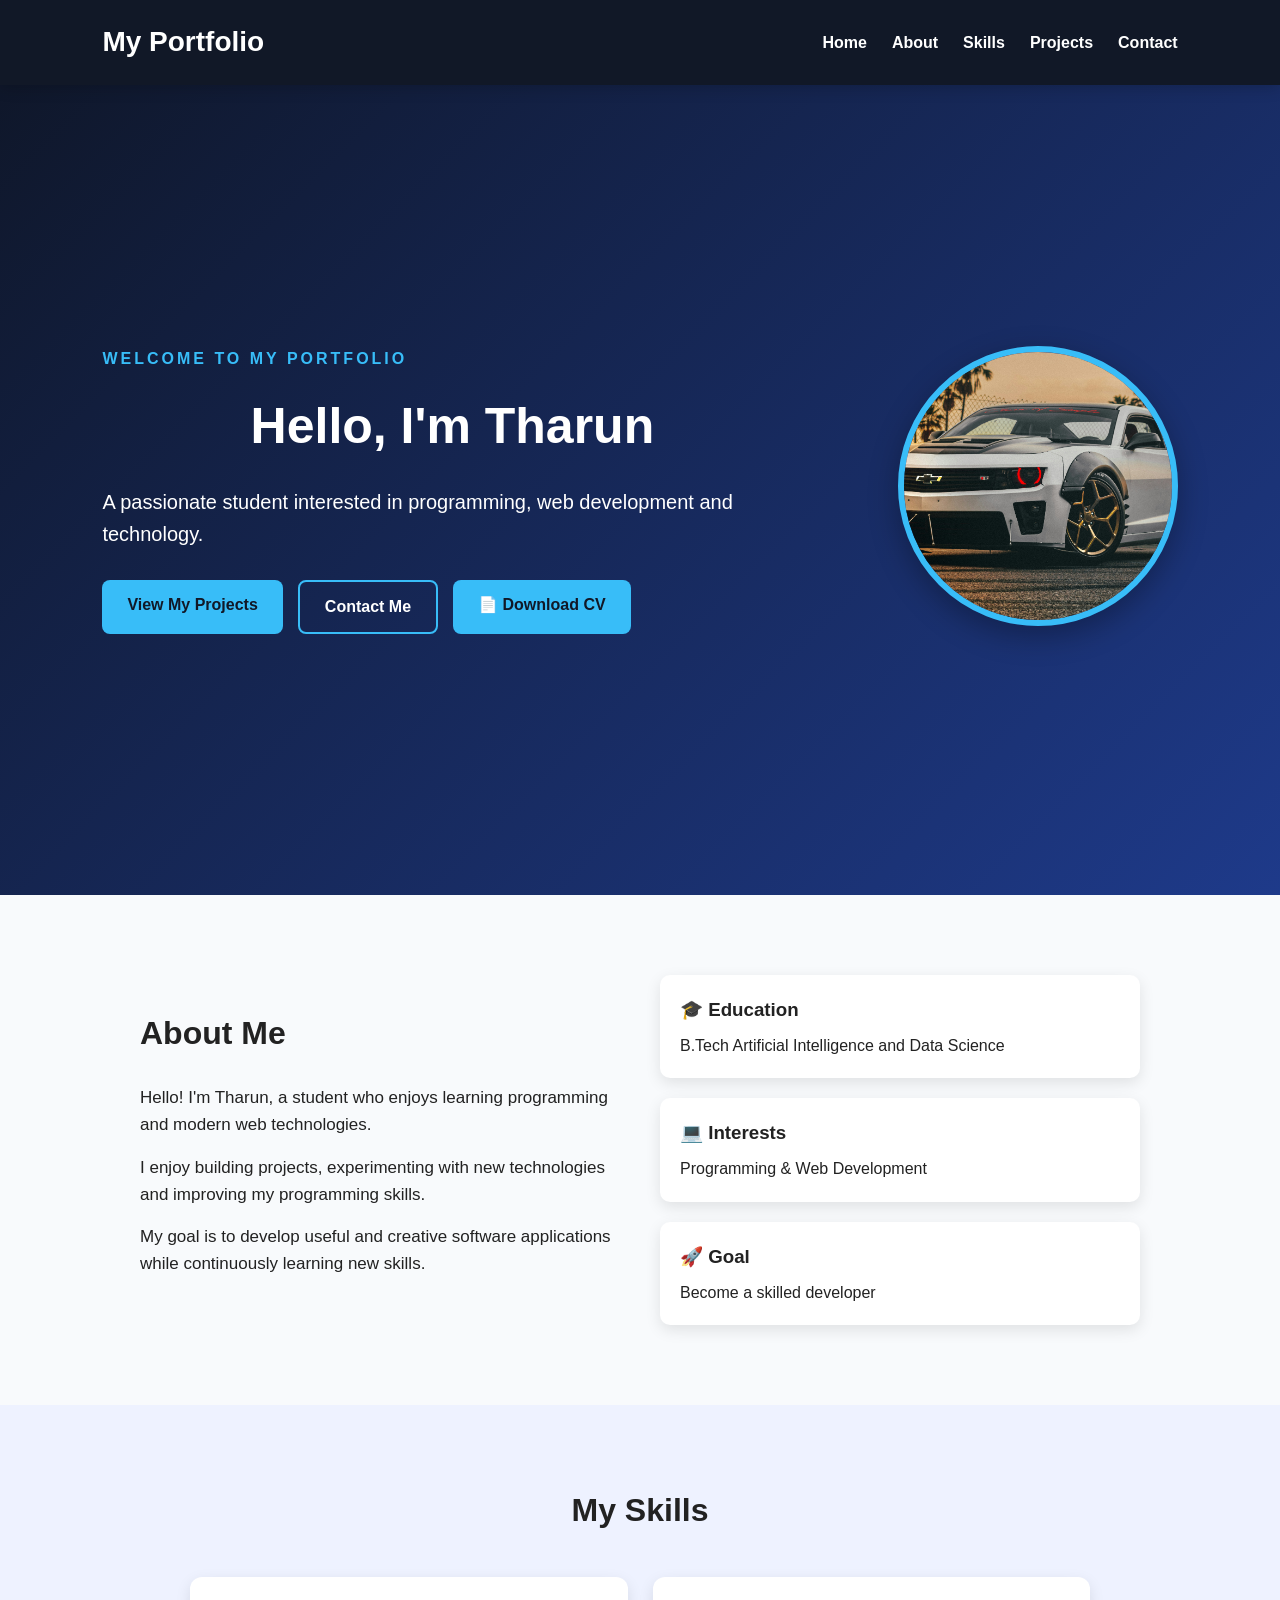
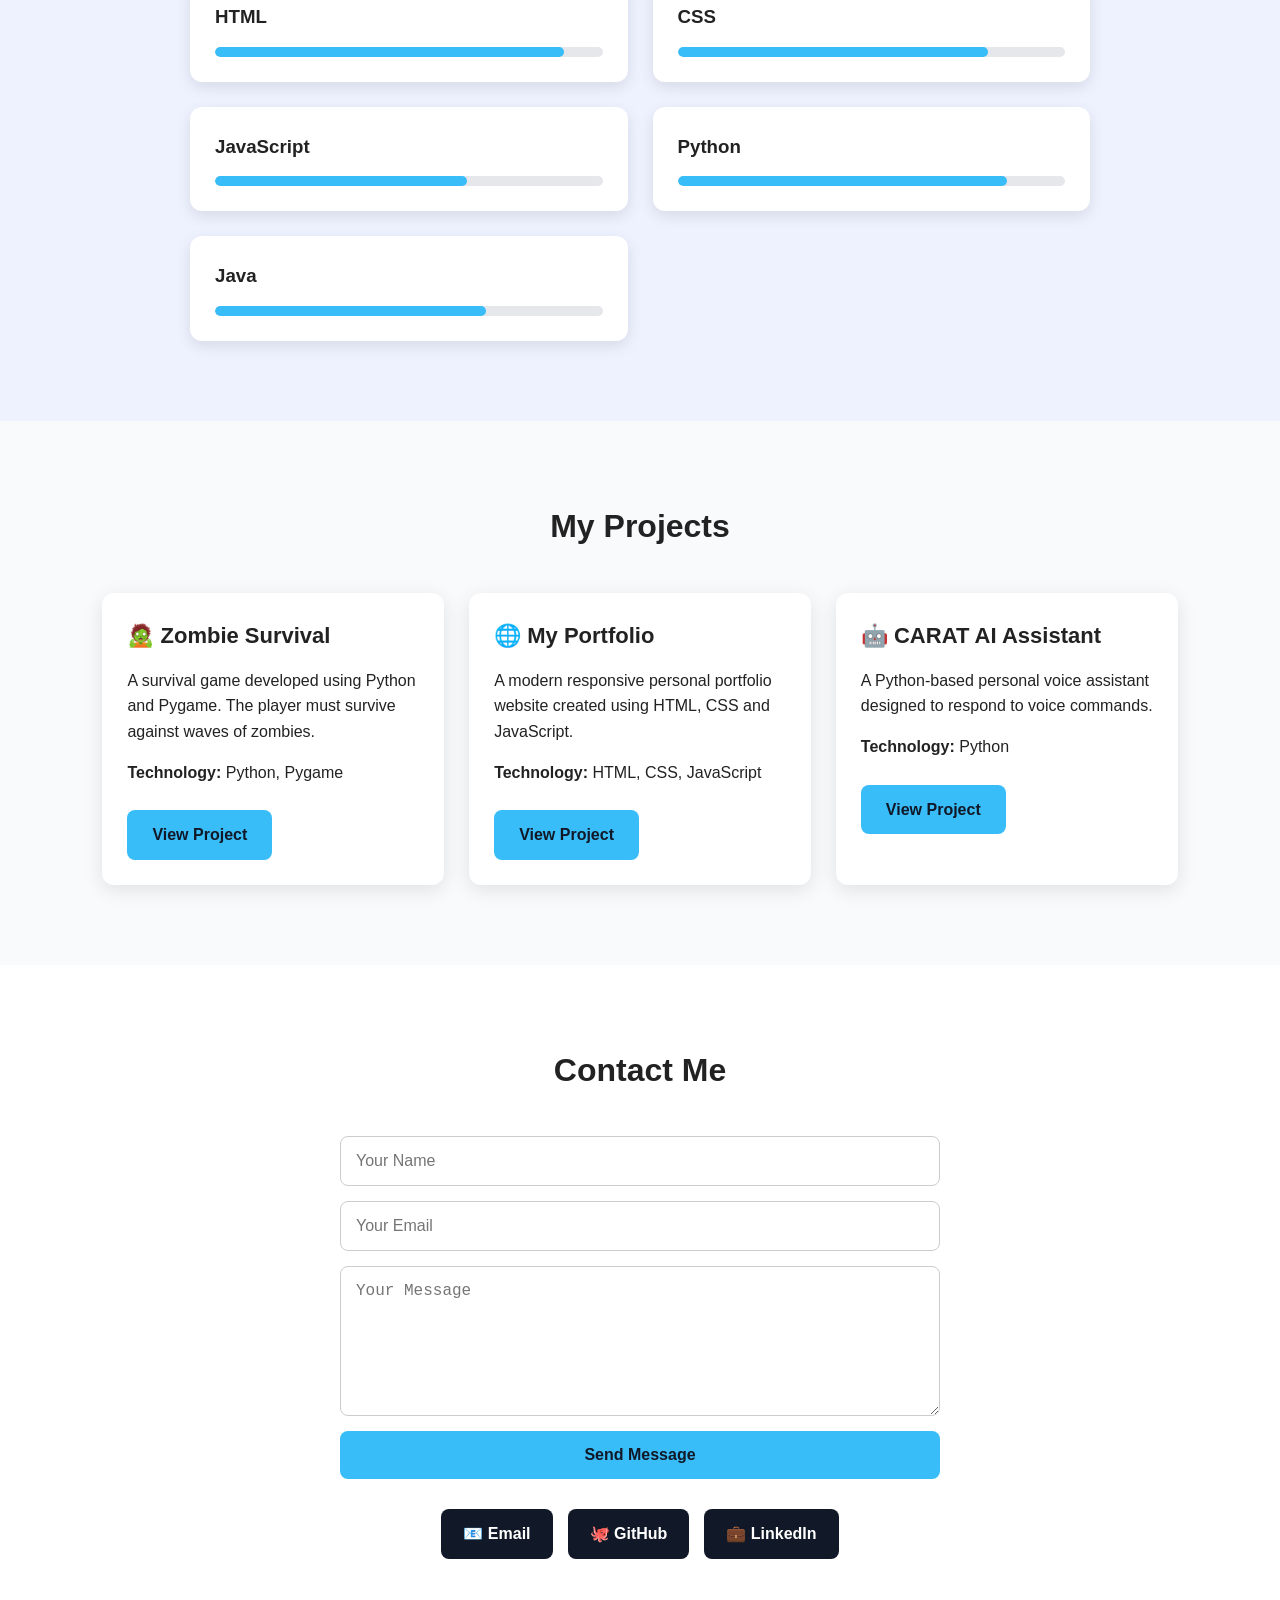
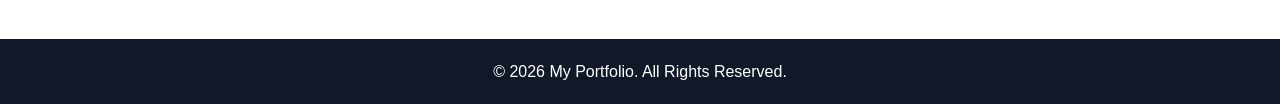
<file: index.html>
<!DOCTYPE html>
<html lang="en">

<head>

    <meta charset="UTF-8">

    <meta name="viewport" content="width=device-width, initial-scale=1.0">

    <title>My Portfolio</title>

    <link rel="stylesheet" href="style.css">

</head>


<body>


<!-- ================= HEADER ================= -->

<header>

    <h1>My Portfolio</h1>

    <nav>

        <a href="#home">Home</a>

        <a href="#about">About</a>

        <a href="#skills">Skills</a>

        <a href="#projects">Projects</a>

        <a href="#contact">Contact</a>

    </nav>

</header>



<!-- ================= HOME ================= -->

<section id="home">

    <div class="hero-container">


        <div class="hero-content">

            <p class="welcome-text">
                WELCOME TO MY PORTFOLIO
            </p>

            <h2>
                Hello, I'm Tharun
            </h2>

            <p class="hero-description">
                A passionate student interested in programming,
                web development and technology.
            </p>


            <div class="hero-buttons">


                <a href="#projects" class="btn">
                    View My Projects
                </a>


                <a href="#contact" class="btn secondary-btn">
                    Contact Me
                </a>


                <a href="./Tharun-CV.pdf"
                   class="btn"
                   download>
                    📄 Download CV
                </a>


            </div>

        </div>



        <div class="profile-container">

            <img src="profile.jpg"
                 alt="Tharun Profile Picture"
                 class="profile-image">

        </div>


    </div>

</section>



<!-- ================= ABOUT ================= -->

<section id="about">


    <div class="about-container">


        <div class="about-text">

            <h2>
                About Me
            </h2>


            <p>
                Hello! I'm Tharun, a student who enjoys learning
                programming and modern web technologies.
            </p>


            <p>
                I enjoy building projects, experimenting with new
                technologies and improving my programming skills.
            </p>


            <p>
                My goal is to develop useful and creative software
                applications while continuously learning new skills.
            </p>

        </div>



        <div class="about-info">


            <div class="info-card">

                <h3>
                    🎓 Education
                </h3>

                <p>
                    B.Tech Artificial Intelligence and Data Science
                </p>

            </div>



            <div class="info-card">

                <h3>
                    💻 Interests
                </h3>

                <p>
                    Programming & Web Development
                </p>

            </div>



            <div class="info-card">

                <h3>
                    🚀 Goal
                </h3>

                <p>
                    Become a skilled developer
                </p>

            </div>


        </div>


    </div>

</section>



<!-- ================= SKILLS ================= -->

<section id="skills">


    <h2>
        My Skills
    </h2>


    <div class="skills-container">


        <div class="skill-card">

            <h3>
                HTML
            </h3>

            <div class="skill-bar">

                <div class="skill-level html-level"></div>

            </div>

        </div>



        <div class="skill-card">

            <h3>
                CSS
            </h3>

            <div class="skill-bar">

                <div class="skill-level css-level"></div>

            </div>

        </div>



        <div class="skill-card">

            <h3>
                JavaScript
            </h3>

            <div class="skill-bar">

                <div class="skill-level js-level"></div>

            </div>

        </div>



        <div class="skill-card">

            <h3>
                Python
            </h3>

            <div class="skill-bar">

                <div class="skill-level python-level"></div>

            </div>

        </div>



        <div class="skill-card">

            <h3>
                Java
            </h3>

            <div class="skill-bar">

                <div class="skill-level java-level"></div>

            </div>

        </div>


    </div>

</section>



<!-- ================= PROJECTS ================= -->

<section id="projects">

    <h2>My Projects</h2>

    <div class="projects-container">


        <!-- ZOMBIE SURVIVAL -->

        <div class="project-card">

            <h3>🧟 Zombie Survival</h3>

            <p>
                A survival game developed using Python and Pygame.
                The player must survive against waves of zombies.
            </p>

            <p>
                <strong>Technology:</strong>
                Python, Pygame
            </p>

            <a href="zombie-survival.html"
               class="btn project-btn">
                View Project
            </a>

        </div>



        <!-- MY PORTFOLIO -->

        <div class="project-card">

            <h3>🌐 My Portfolio</h3>

            <p>
                A modern responsive personal portfolio website
                created using HTML, CSS and JavaScript.
            </p>

            <p>
                <strong>Technology:</strong>
                HTML, CSS, JavaScript
            </p>

            <a href="index.html"
               class="btn project-btn">

                View Project

            </a>

        </div>



        <!-- CARAT -->

        <div class="project-card">

            <h3>🤖 CARAT AI Assistant</h3>

            <p>
                A Python-based personal voice assistant designed
                to respond to voice commands.
            </p>

            <p>
                <strong>Technology:</strong>
                Python
            </p>

            <a href="carat.html"
               class="btn project-btn">

                View Project

            </a>

        </div>

    </div>

</section>



<!-- ================= CONTACT ================= -->

<section id="contact">


    <h2>
        Contact Me
    </h2>


    <form id="contactForm">


        <input
            type="text"
            id="name"
            placeholder="Your Name"
            required
        >


        <input
            type="email"
            id="email"
            placeholder="Your Email"
            required
        >


        <textarea
            id="message"
            placeholder="Your Message"
            required
        ></textarea>


        <button type="submit">
            Send Message
        </button>


    </form>


    <p id="formMessage"></p>


    <div class="social-links">

        <a href="mailto:ptharunbalaji3637nn@gmail.com"
           class="social-btn">
            📧 Email
        </a>

        <a href="https://github.com/tharunbalajip"
           target="_blank"
           class="social-btn">
            🐙 GitHub
        </a>

        <a href="https://www.linkedin.com/in/tharunbalajip"
           target="_blank"
           class="social-btn">
            💼 LinkedIn
        </a>

    </div>


</section>



<!-- ================= FOOTER ================= -->

<footer>


    <p>
        © 2026 My Portfolio. All Rights Reserved.
    </p>


</footer>



<!-- ================= JAVASCRIPT ================= -->

<script src="script.js"></script>


</body>

</html>
</file>
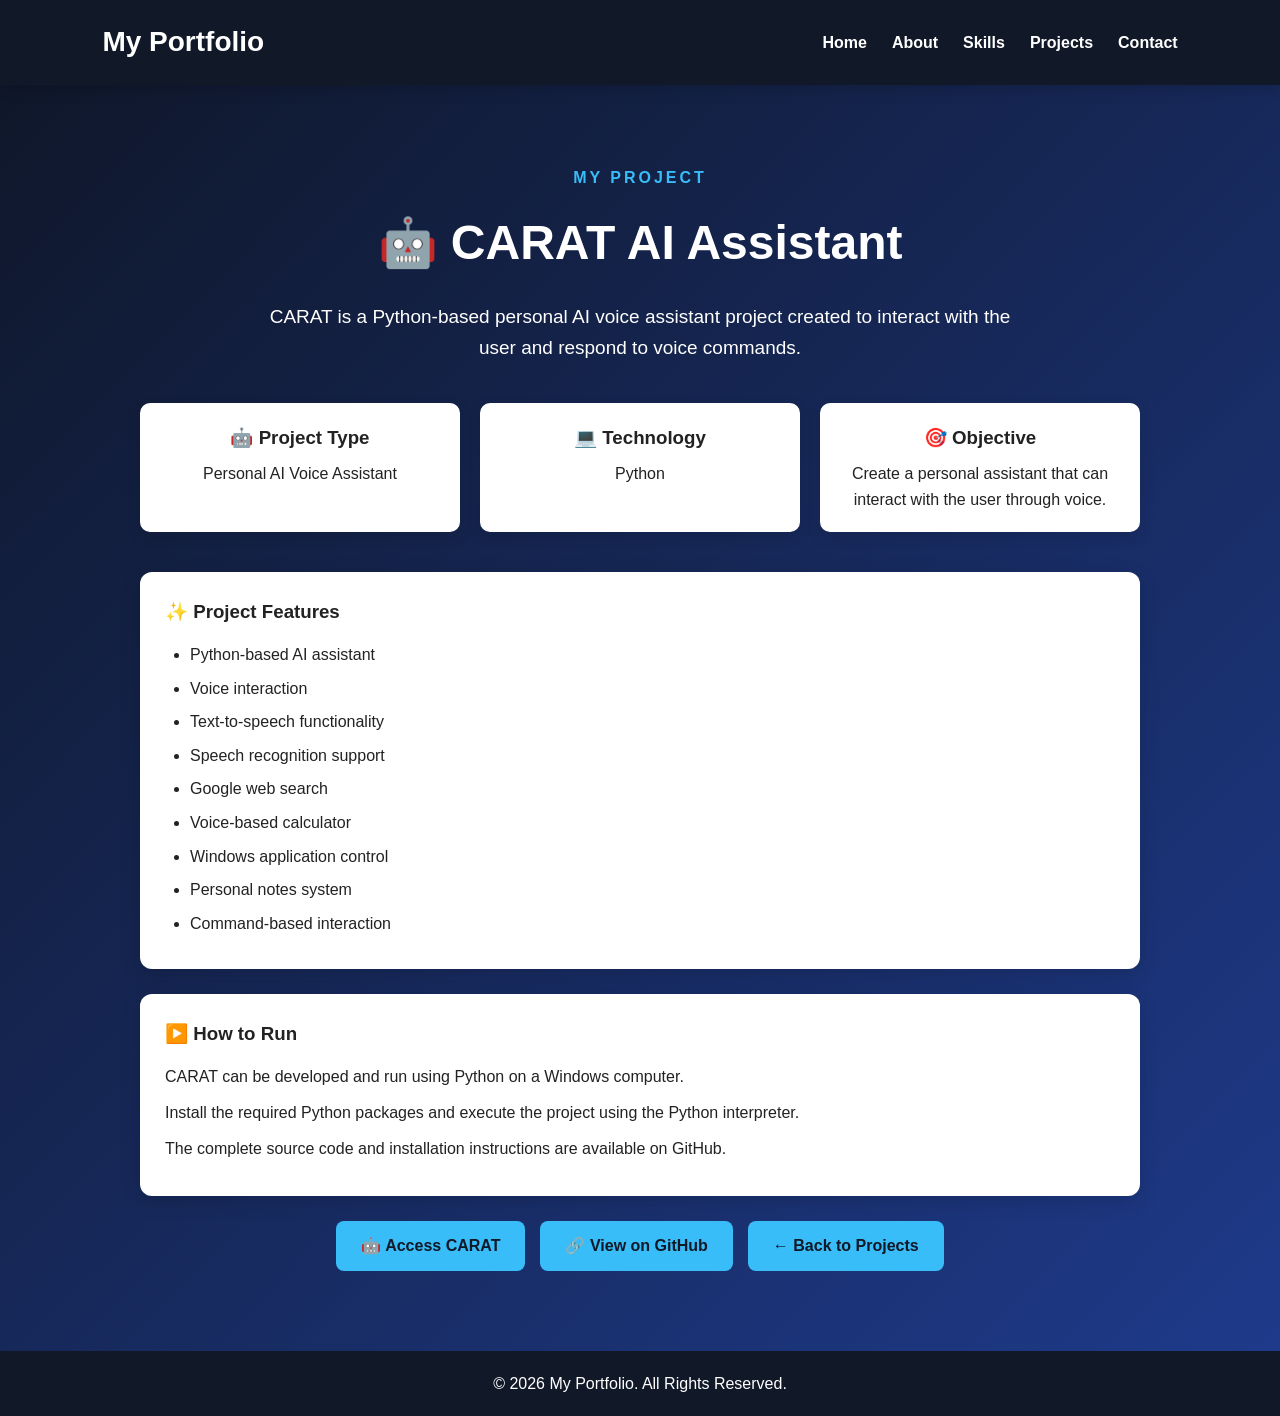
<file: carat.html>
<!DOCTYPE html>
<html lang="en">

<head>
    <meta charset="UTF-8">
    <meta name="viewport" content="width=device-width, initial-scale=1.0">

    <title>CARAT AI Assistant | My Portfolio</title>

    <link rel="stylesheet" href="style.css">
</head>

<body>

<header>

    <h1>My Portfolio</h1>

    <nav>
        <a href="index.html">Home</a>
        <a href="index.html#about">About</a>
        <a href="index.html#skills">Skills</a>
        <a href="index.html#projects">Projects</a>
        <a href="index.html#contact">Contact</a>
    </nav>

</header>


<section class="project-details">

    <div class="project-content">

        <p class="welcome-text">MY PROJECT</p>

        <h2>🤖 CARAT AI Assistant</h2>

        <p class="project-intro">
            CARAT is a Python-based personal AI voice assistant
            project created to interact with the user and respond
            to voice commands.
        </p>


        <div class="project-info">

            <div class="info-card">

                <h3>🤖 Project Type</h3>

                <p>
                    Personal AI Voice Assistant
                </p>

            </div>


            <div class="info-card">

                <h3>💻 Technology</h3>

                <p>
                    Python
                </p>

            </div>


            <div class="info-card">

                <h3>🎯 Objective</h3>

                <p>
                    Create a personal assistant that can
                    interact with the user through voice.
                </p>

            </div>

        </div>


        <div class="features">

            <h3>✨ Project Features</h3>

            <ul>

                <li>Python-based AI assistant</li>

                <li>Voice interaction</li>

                <li>Text-to-speech functionality</li>

                <li>Speech recognition support</li>

                <li>Google web search</li>

                <li>Voice-based calculator</li>

                <li>Windows application control</li>

                <li>Personal notes system</li>

                <li>Command-based interaction</li>

            </ul>

        </div>


        <div class="how-to-run">

            <h3>▶️ How to Run</h3>

            <p>
                CARAT can be developed and run using Python
                on a Windows computer.
            </p>

            <p>
                Install the required Python packages and
                execute the project using the Python interpreter.
            </p>

            <p>
                The complete source code and installation
                instructions are available on GitHub.
            </p>

        </div>


        <div class="project-buttons">

            <a href="https://github.com/tharunbalajip/carat-ai-assistant/archive/refs/heads/main.zip"
               class="btn">
                🤖 Access CARAT
            </a>


            <a href="https://github.com/tharunbalajip/carat-ai-assistant"
               target="_blank"
               rel="noopener noreferrer"
               class="btn">
                🔗 View on GitHub
            </a>


            <a href="index.html#projects" class="btn">
                ← Back to Projects
            </a>

        </div>

    </div>

</section>


<footer>

    <p>
        © 2026 My Portfolio. All Rights Reserved.
    </p>

</footer>

</body>

</html>
</file>
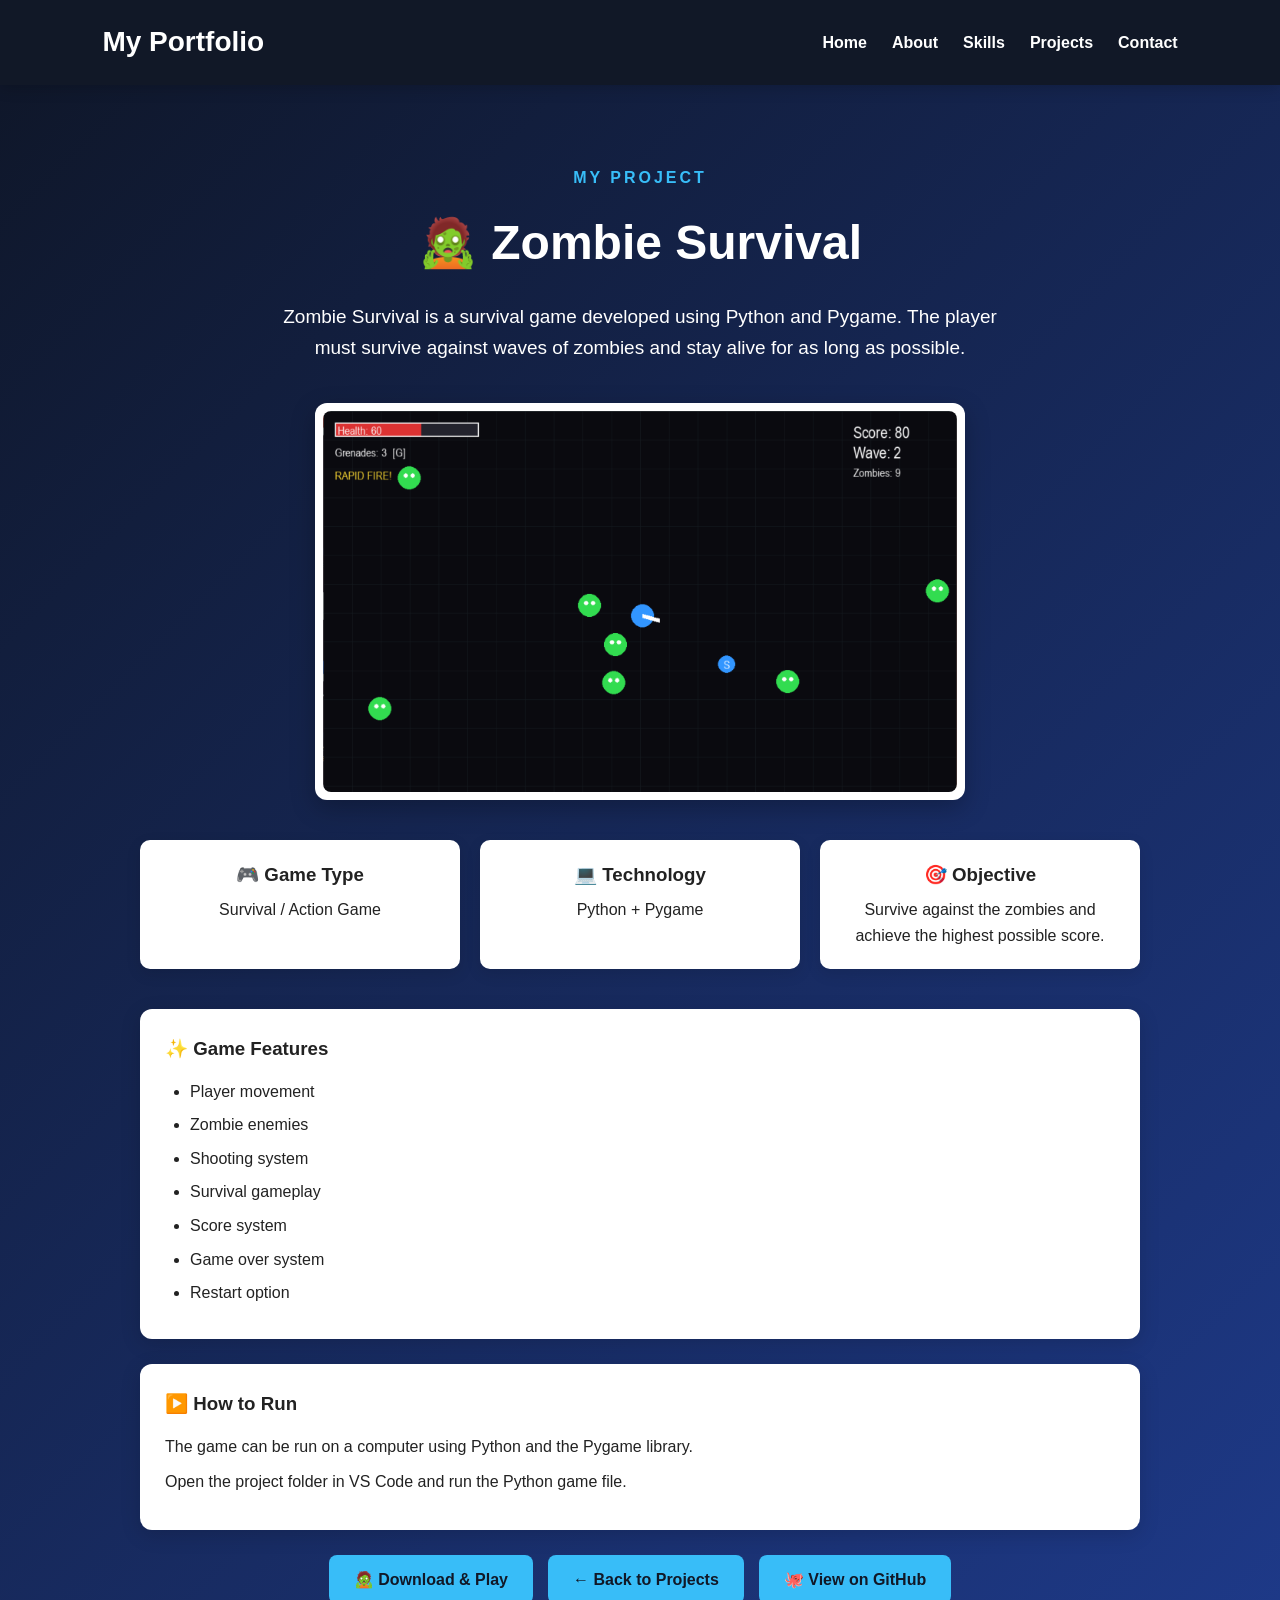
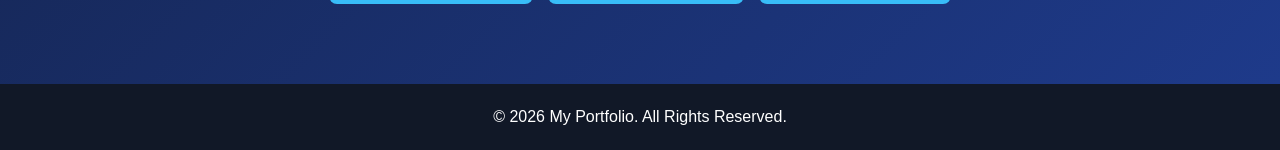
<file: zombie-survival.html>
<!DOCTYPE html>
<html lang="en">

<head>
    <meta charset="UTF-8">
    <meta name="viewport" content="width=device-width, initial-scale=1.0">

    <title>Zombie Survival | My Portfolio</title>

    <link rel="stylesheet" href="style.css">
</head>

<body>

<header>

    <h1>My Portfolio</h1>

    <nav>
        <a href="index.html">Home</a>
        <a href="index.html#about">About</a>
        <a href="index.html#skills">Skills</a>
        <a href="index.html#projects">Projects</a>
        <a href="index.html#contact">Contact</a>
    </nav>

</header>


<section class="project-details">

    <div class="project-content">

        <p class="welcome-text">MY PROJECT</p>

        <h2>🧟 Zombie Survival</h2>

        <p class="project-intro">
            Zombie Survival is a survival game developed using
            Python and Pygame. The player must survive against
            waves of zombies and stay alive for as long as possible.
        </p>


        <div class="game-screenshot">

            <img src="zombie-game.png"
                 alt="Zombie Survival Game Screenshot">

        </div>


        <div class="project-info">

            <div class="info-card">

                <h3>🎮 Game Type</h3>

                <p>
                    Survival / Action Game
                </p>

            </div>


            <div class="info-card">

                <h3>💻 Technology</h3>

                <p>
                    Python + Pygame
                </p>

            </div>


            <div class="info-card">

                <h3>🎯 Objective</h3>

                <p>
                    Survive against the zombies and achieve
                    the highest possible score.
                </p>

            </div>

        </div>


        <div class="features">

            <h3>✨ Game Features</h3>

            <ul>
                <li>Player movement</li>
                <li>Zombie enemies</li>
                <li>Shooting system</li>
                <li>Survival gameplay</li>
                <li>Score system</li>
                <li>Game over system</li>
                <li>Restart option</li>
            </ul>

        </div>


        <div class="how-to-run">

            <h3>▶️ How to Run</h3>

            <p>
                The game can be run on a computer using Python
                and the Pygame library.
            </p>

            <p>
                Open the project folder in VS Code and run the
                Python game file.
            </p>

        </div>


        <!-- ================= PROJECT BUTTONS ================= -->

        <div class="project-buttons">

            <a href="https://github.com/tharunbalajip/zombie-survival/releases/download/v1.0.0/zombie_survival.exe"
               class="btn">
                🧟 Download & Play
            </a>


            <a href="index.html#projects" class="btn">
                ← Back to Projects
            </a>


            <a href="https://github.com/tharunbalajip/zombie-survival"
               target="_blank"
               class="btn">
                🐙 View on GitHub
            </a>

        </div>


    </div>

</section>


<footer>

    <p>© 2026 My Portfolio. All Rights Reserved.</p>

</footer>

</body>

</html>
</file>
<file: style.css>
/* ==============================
   BASIC RESET
================================= */

* {
    margin: 0;
    padding: 0;
    box-sizing: border-box;
}

html {
    scroll-behavior: smooth;
}

body {
    font-family: Arial, sans-serif;
    line-height: 1.6;
    background: #f5f7fa;
    color: #222;
}


/* ==============================
   HEADER
================================= */

header {
    background: #111827;
    color: white;
    padding: 20px 8%;
    display: flex;
    justify-content: space-between;
    align-items: center;
    position: sticky;
    top: 0;
    z-index: 1000;
    box-shadow: 0 2px 15px rgba(0, 0, 0, 0.2);
}

header h1 {
    font-size: 28px;
}


/* ==============================
   NAVIGATION
================================= */

nav {
    display: flex;
    gap: 25px;
}

nav a {
    color: white;
    text-decoration: none;
    font-weight: bold;
    transition: color 0.3s ease, transform 0.3s ease;
}

nav a:hover {
    color: #38bdf8;
    transform: translateY(-2px);
}


/* ==============================
   GENERAL SECTIONS
================================= */

section {
    padding: 80px 8%;
    position: relative;
}

section h2 {
    text-align: center;
    font-size: 32px;
    margin-bottom: 40px;
}


/* ==============================
   HOME / HERO
================================= */

#home {
    min-height: 90vh;
    display: flex;
    justify-content: center;
    align-items: center;
    background: linear-gradient(135deg, #0f172a, #1e3a8a);
    color: white;
}

.hero-container {
    width: 100%;
    max-width: 1100px;
    display: flex;
    justify-content: space-between;
    align-items: center;
    gap: 50px;
}

.hero-content {
    max-width: 700px;
    animation: fadeUp 1s ease;
}

.welcome-text {
    font-size: 16px;
    letter-spacing: 3px;
    margin-bottom: 15px;
    color: #38bdf8;
    font-weight: bold;
}

#home h2 {
    font-size: 50px;
    margin-bottom: 20px;
}

.hero-description {
    font-size: 20px;
    margin-bottom: 30px;
}

.hero-buttons {
    display: flex;
    gap: 15px;
    flex-wrap: wrap;
}


/* ==============================
   PROFILE IMAGE
================================= */

.profile-container {
    flex-shrink: 0;
}

.profile-image {
    width: 280px;
    height: 280px;
    object-fit: cover;
    border-radius: 50%;
    border: 6px solid #38bdf8;
    box-shadow: 0 10px 30px rgba(0, 0, 0, 0.3);
    animation: floatImage 3s ease-in-out infinite;
}

@keyframes floatImage {

    0% {
        transform: translateY(0);
    }

    50% {
        transform: translateY(-10px);
    }

    100% {
        transform: translateY(0);
    }

}


/* ==============================
   BUTTONS
================================= */

.btn {
    display: inline-block;
    padding: 12px 25px;
    background: #38bdf8;
    color: #111827;
    text-decoration: none;
    border-radius: 8px;
    font-weight: bold;
    transition: transform 0.2s ease, background 0.3s ease;
}

.btn:hover {
    background: white;
    transform: translateY(-2px);
}

.secondary-btn {
    background: transparent;
    color: white;
    border: 2px solid #38bdf8;
}

.secondary-btn:hover {
    background: #38bdf8;
    color: #111827;
}


/* ==============================
   ABOUT
================================= */

#about {
    background: #f8fafc;
}

.about-container {
    max-width: 1000px;
    margin: auto;
    display: grid;
    grid-template-columns: 1fr 1fr;
    gap: 40px;
    align-items: center;
}

.about-text h2 {
    text-align: left;
    margin-bottom: 25px;
}

.about-text p {
    margin-bottom: 15px;
    font-size: 17px;
}

.about-info {
    display: flex;
    flex-direction: column;
    gap: 20px;
}


/* ==============================
   INFO CARDS
================================= */

.info-card {
    background: white;
    padding: 20px;
    border-radius: 10px;
    box-shadow: 0 5px 15px rgba(0, 0, 0, 0.1);
    transition: transform 0.3s ease, box-shadow 0.3s ease;
    animation: fadeUp 0.8s ease;
}

.info-card h3 {
    margin-bottom: 8px;
}

.info-card:hover {
    transform: translateY(-5px);
    box-shadow: 0 12px 25px rgba(0, 0, 0, 0.12);
}


/* ==============================
   SKILLS
================================= */

#skills {
    background: #eef2ff;
}

.skills-container {
    max-width: 900px;
    margin: auto;
    display: grid;
    grid-template-columns: repeat(2, 1fr);
    gap: 25px;
}

.skill-card {
    background: white;
    padding: 25px;
    border-radius: 12px;
    box-shadow: 0 5px 15px rgba(0, 0, 0, 0.1);
    transition: transform 0.3s ease, box-shadow 0.3s ease;
    animation: fadeUp 0.8s ease;
}

.skill-card:hover {
    transform: translateY(-5px);
    box-shadow: 0 12px 25px rgba(0, 0, 0, 0.12);
}

.skill-card h3 {
    margin-bottom: 15px;
}

.skill-bar {
    width: 100%;
    height: 10px;
    background: #e5e7eb;
    border-radius: 10px;
    overflow: hidden;
}

.skill-level {
    height: 100%;
    border-radius: 10px;
    background: #38bdf8;
}

.html-level {
    width: 90%;
}

.css-level {
    width: 80%;
}

.js-level {
    width: 65%;
}

.python-level {
    width: 85%;
}

.java-level {
    width: 70%;
}


/* ==============================
   PROJECTS
================================= */

#projects {
    background: #f8fafc;
}

.projects-container {
    display: grid;
    grid-template-columns: repeat(auto-fit, minmax(250px, 1fr));
    gap: 25px;
}

.project-card {
    background: white;
    padding: 25px;
    border-radius: 12px;
    box-shadow: 0 5px 20px rgba(0, 0, 0, 0.1);
    transition: transform 0.3s ease, box-shadow 0.3s ease;
    animation: fadeUp 0.8s ease;
}

.project-card:hover {
    transform: translateY(-8px) scale(1.01);
    box-shadow: 0 12px 30px rgba(0, 0, 0, 0.15);
}

.project-card h3 {
    font-size: 22px;
    margin-bottom: 15px;
}

.project-card p {
    margin-bottom: 15px;
}

.project-btn {
    margin-top: 10px;
}


/* ==============================
   CONTACT
================================= */

#contact {
    background: white;
}

#contactForm {
    max-width: 600px;
    margin: auto;
    display: flex;
    flex-direction: column;
    gap: 15px;
}

#contactForm input,
#contactForm textarea {
    width: 100%;
    padding: 15px;
    border: 1px solid #ccc;
    border-radius: 8px;
    font-size: 16px;
}

#contactForm input:focus,
#contactForm textarea:focus {
    outline: none;
    border-color: #38bdf8;
    box-shadow: 0 0 0 3px rgba(56, 189, 248, 0.15);
}

#contactForm textarea {
    height: 150px;
    resize: vertical;
}

#contactForm button {
    padding: 15px;
    border: none;
    border-radius: 8px;
    background: #38bdf8;
    color: #111827;
    font-size: 16px;
    font-weight: bold;
    cursor: pointer;
    transition: transform 0.2s ease, background 0.3s ease;
}

#contactForm button:hover {
    background: #0ea5e9;
    transform: translateY(-2px);
}

#formMessage {
    margin-top: 20px;
    text-align: center;
    font-weight: bold;
}


/* ==============================
   FOOTER
================================= */

footer {
    background: #111827;
    color: white;
    text-align: center;
    padding: 20px;
}


/* ==============================
   ZOMBIE SURVIVAL PAGE
================================= */

.project-details {
    min-height: 90vh;
    background: linear-gradient(135deg, #0f172a, #1e3a8a);
    color: white;
    display: flex;
    justify-content: center;
    align-items: center;
}

.project-content {
    max-width: 1000px;
    text-align: center;
}

.project-content h2 {
    font-size: 48px;
    margin-bottom: 20px;
}

.project-intro {
    max-width: 750px;
    margin: auto;
    font-size: 19px;
    margin-bottom: 40px;
}


/* ==============================
   GAME SCREENSHOT
================================= */

.game-screenshot {
    width: 80%;
    max-width: 650px;
    margin: 30px auto 40px;
    background: white;
    padding: 8px;
    border-radius: 12px;
    box-shadow: 0 8px 25px rgba(0, 0, 0, 0.25);
}

.game-screenshot img {
    width: 100%;
    height: auto;
    max-height: 400px;
    object-fit: contain;
    display: block;
    border-radius: 8px;
}


/* ==============================
   PROJECT INFORMATION
================================= */

.project-info {
    display: grid;
    grid-template-columns: repeat(3, 1fr);
    gap: 20px;
    margin-bottom: 40px;
}

.project-info .info-card {
    color: #222;
}

.features,
.how-to-run {
    background: white;
    color: #222;
    padding: 25px;
    border-radius: 12px;
    margin-bottom: 25px;
    text-align: left;
    box-shadow: 0 5px 20px rgba(0, 0, 0, 0.15);
}

.features h3,
.how-to-run h3 {
    margin-bottom: 15px;
}

.features ul {
    padding-left: 25px;
}

.features li {
    margin-bottom: 8px;
}

.how-to-run p {
    margin-bottom: 10px;
}


/* ==============================
   ANIMATIONS
================================= */

@keyframes fadeUp {

    from {
        opacity: 0;
        transform: translateY(30px);
    }

    to {
        opacity: 1;
        transform: translateY(0);
    }

}


/* ==============================
   MOBILE RESPONSIVE DESIGN
================================= */

@media (max-width: 768px) {

    header {
        flex-direction: column;
        gap: 15px;
        padding: 15px 5%;
    }

    header h1 {
        font-size: 24px;
    }

    nav {
        flex-direction: column;
        align-items: center;
        gap: 10px;
    }

    nav a {
        font-size: 15px;
    }

    #home {
        min-height: 80vh;
        padding: 50px 5%;
    }

    .hero-container {
        flex-direction: column-reverse;
        text-align: center;
    }

    .profile-image {
        width: 220px;
        height: 220px;
    }

    #home h2 {
        font-size: 36px;
    }

    #home p {
        font-size: 17px;
    }

    .hero-buttons {
        justify-content: center;
    }

    section {
        padding: 50px 5%;
    }

    section h2 {
        font-size: 28px;
    }

    .about-container {
        grid-template-columns: 1fr;
    }

    .about-text h2 {
        text-align: center;
    }

    .skills-container {
        grid-template-columns: 1fr;
    }

    .projects-container {
        grid-template-columns: 1fr;
    }

    #contactForm {
        width: 100%;
    }

    .project-content h2 {
        font-size: 36px;
    }

    .project-info {
        grid-template-columns: 1fr;
    }

    .project-intro {
        font-size: 17px;
    }

    .game-screenshot {
        width: 95%;
    }

    .game-screenshot img {
        max-height: 300px;
    }

}
/* ==============================
   SOCIAL LINKS
================================= */

.social-links {
    display: flex;
    justify-content: center;
    gap: 15px;
    margin-top: 30px;
    flex-wrap: wrap;
}

.social-btn {
    display: inline-block;
    padding: 12px 22px;
    background: #111827;
    color: white;
    text-decoration: none;
    border-radius: 8px;
    font-weight: bold;
    transition: transform 0.3s ease, background 0.3s ease;
}

.social-btn:hover {
    background: #38bdf8;
    color: #111827;
    transform: translateY(-3px);
}
/* ==============================
   PROJECT BUTTONS
================================= */

.project-buttons {
    display: flex;
    justify-content: center;
    gap: 15px;
    flex-wrap: wrap;
}
</file>
